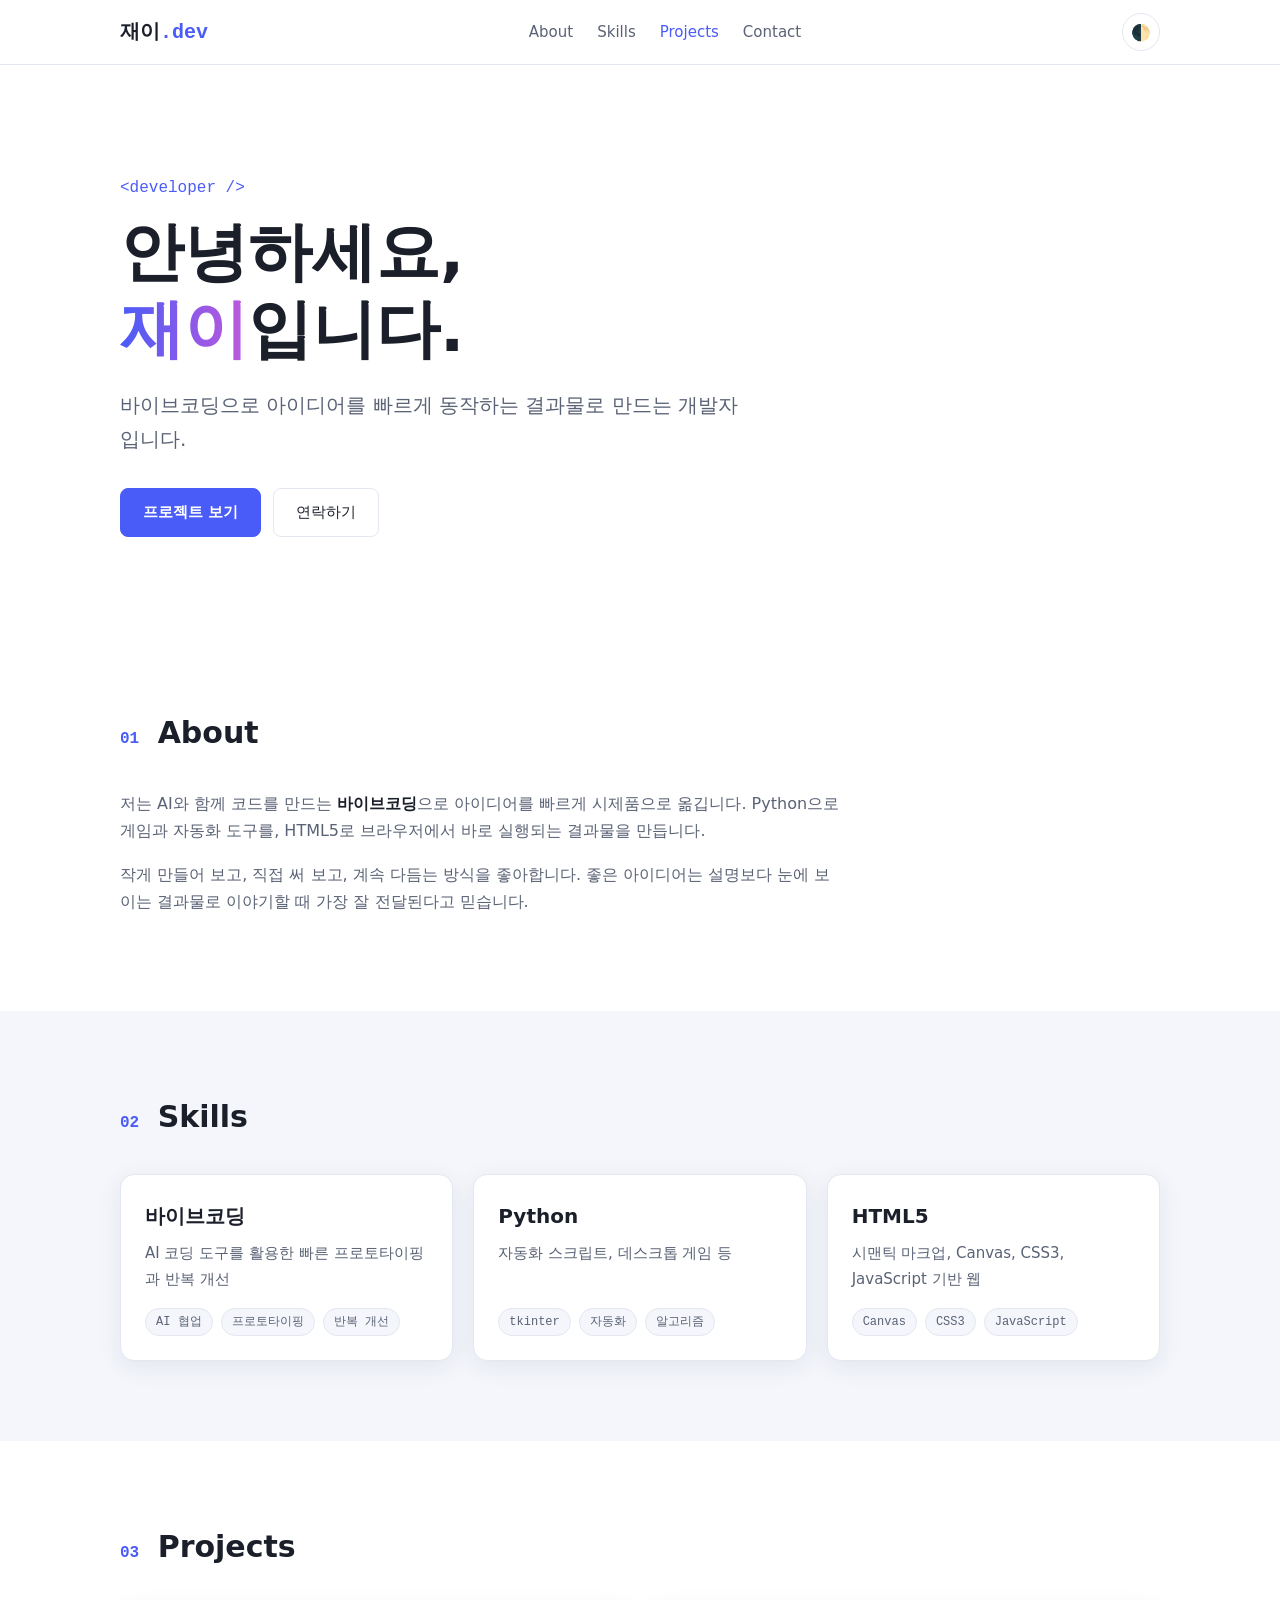
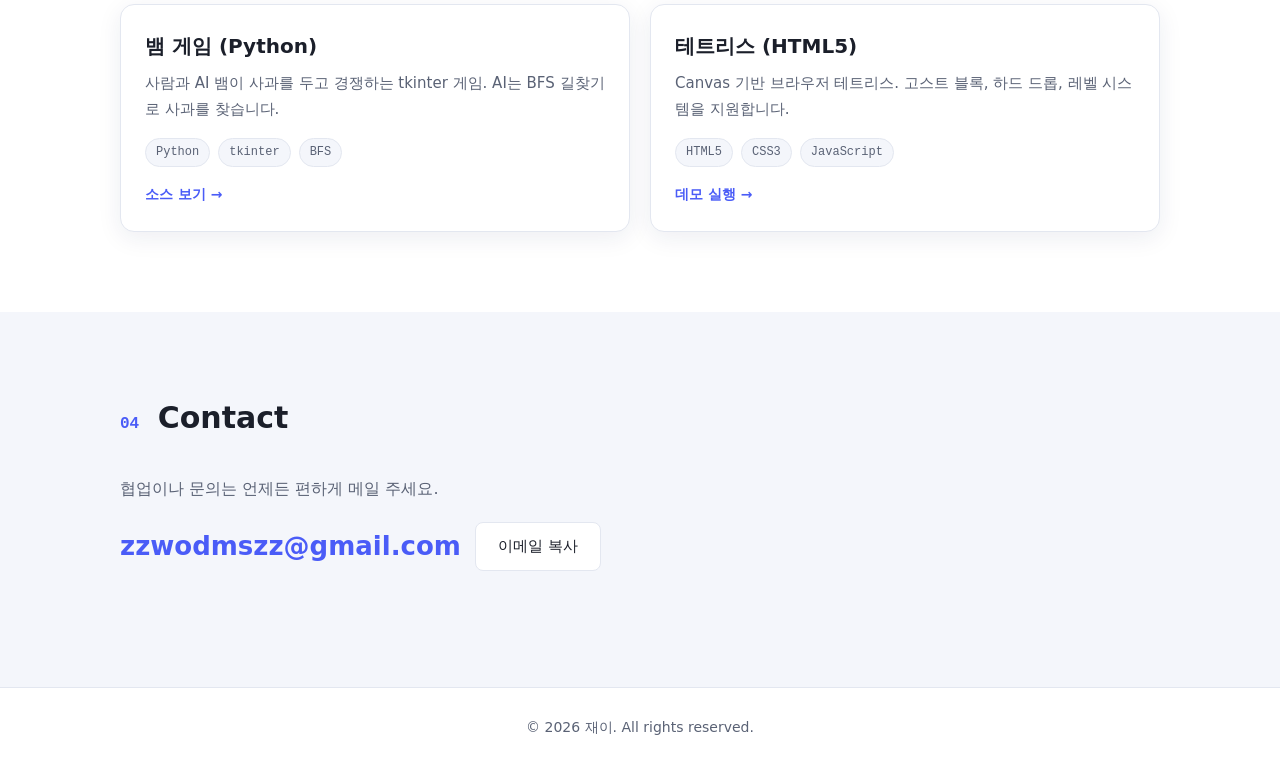
<file: DemoPort/index.html>
<!DOCTYPE html>
<html lang="ko">
<head>
<meta charset="UTF-8">
<meta name="viewport" content="width=device-width, initial-scale=1">
<title>재이 | 개발자 프로필</title>
<meta name="description" content="바이브코딩, Python, HTML5로 아이디어를 빠르게 동작하는 결과물로 만드는 개발자 재이의 프로필 사이트입니다.">
<meta property="og:type" content="website">
<meta property="og:title" content="재이 | 개발자 프로필">
<meta property="og:description" content="바이브코딩, Python, HTML5로 아이디어를 빠르게 동작하는 결과물로 만드는 개발자 재이.">
<meta property="og:locale" content="ko_KR">
<link rel="stylesheet" href="css/style.css">
<script>
  // 깜빡임 방지: 저장된 테마를 렌더링 전에 적용
  try {
    const saved = localStorage.getItem("theme");
    if (saved) document.documentElement.dataset.theme = saved;
  } catch (e) {}
</script>
</head>
<body>
<a class="skip" href="#main">본문 바로가기</a>

<header class="header">
  <div class="container nav">
    <a class="logo" href="#top">재이<span>.dev</span></a>
    <nav aria-label="주요 메뉴">
      <ul class="menu">
        <li><a href="#about">About</a></li>
        <li><a href="#skills">Skills</a></li>
        <li><a href="#projects">Projects</a></li>
        <li><a href="#contact">Contact</a></li>
      </ul>
    </nav>
    <button class="theme-btn" id="themeBtn" type="button" aria-label="테마 전환">
      <span aria-hidden="true">🌓</span>
    </button>
  </div>
</header>

<main id="main">
  <section class="hero" id="top">
    <div class="container hero-inner reveal">
      <p class="tag">&lt;developer /&gt;</p>
      <h1>안녕하세요,<br><em>재이</em>입니다.</h1>
      <p class="lead">바이브코딩으로 아이디어를 빠르게 동작하는 결과물로 만드는 개발자입니다.</p>
      <div class="actions">
        <a class="btn primary" href="#projects">프로젝트 보기</a>
        <a class="btn" href="#contact">연락하기</a>
      </div>
    </div>
  </section>

  <section class="section" id="about">
    <div class="container reveal">
      <h2 class="title"><span>01</span> About</h2>
      <div class="about">
        <p>
          저는 AI와 함께 코드를 만드는 <strong>바이브코딩</strong>으로 아이디어를 빠르게 시제품으로 옮깁니다.
          Python으로 게임과 자동화 도구를, HTML5로 브라우저에서 바로 실행되는 결과물을 만듭니다.
        </p>
        <p>
          작게 만들어 보고, 직접 써 보고, 계속 다듬는 방식을 좋아합니다.
          좋은 아이디어는 설명보다 눈에 보이는 결과물로 이야기할 때 가장 잘 전달된다고 믿습니다.
        </p>
      </div>
    </div>
  </section>

  <section class="section alt" id="skills">
    <div class="container reveal">
      <h2 class="title"><span>02</span> Skills</h2>
      <div class="grid skills">
        <article class="card">
          <h3>바이브코딩</h3>
          <p>AI 코딩 도구를 활용한 빠른 프로토타이핑과 반복 개선</p>
          <ul class="chips"><li>AI 협업</li><li>프로토타이핑</li><li>반복 개선</li></ul>
        </article>
        <article class="card">
          <h3>Python</h3>
          <p>자동화 스크립트, 데스크톱 게임 등</p>
          <ul class="chips"><li>tkinter</li><li>자동화</li><li>알고리즘</li></ul>
        </article>
        <article class="card">
          <h3>HTML5</h3>
          <p>시맨틱 마크업, Canvas, CSS3, JavaScript 기반 웹</p>
          <ul class="chips"><li>Canvas</li><li>CSS3</li><li>JavaScript</li></ul>
        </article>
      </div>
    </div>
  </section>

  <section class="section" id="projects">
    <div class="container reveal">
      <h2 class="title"><span>03</span> Projects</h2>
      <div class="grid" id="projectGrid"></div>
    </div>
  </section>

  <section class="section alt" id="contact">
    <div class="container reveal">
      <h2 class="title"><span>04</span> Contact</h2>
      <p class="lead small">협업이나 문의는 언제든 편하게 메일 주세요.</p>
      <div class="mail-box">
        <a class="mail" id="mailLink" href="mailto:zzwodmszz@gmail.com">zzwodmszz@gmail.com</a>
        <button class="btn" id="copyBtn" type="button">이메일 복사</button>
      </div>
      <p class="toast" id="toast" role="status" aria-live="polite"></p>
    </div>
  </section>
</main>

<footer class="footer">
  <div class="container">© 2026 재이. All rights reserved.</div>
</footer>

<script src="js/main.js"></script>
</body>
</html>
</file>
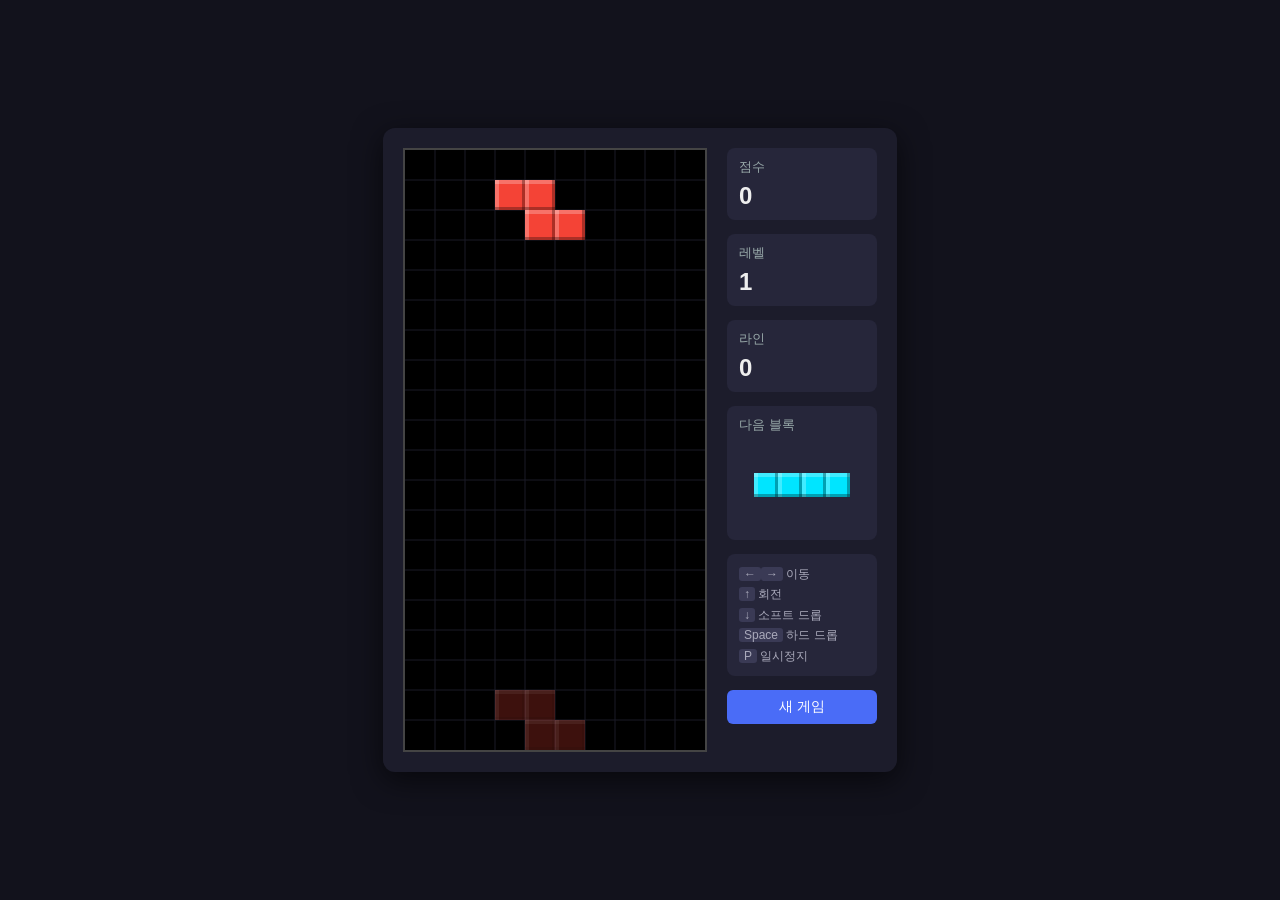
<file: Game01/tetris.html>
<!DOCTYPE html>
<html lang="ko">
<head>
<meta charset="UTF-8">
<meta name="viewport" content="width=device-width, initial-scale=1">
<title>테트리스</title>
<style>
  * { box-sizing: border-box; }
  body {
    margin: 0;
    min-height: 100vh;
    display: flex;
    align-items: center;
    justify-content: center;
    background: #12121c;
    color: #eee;
    font-family: "Malgun Gothic", Arial, sans-serif;
  }
  .game {
    display: flex;
    gap: 20px;
    padding: 20px;
    background: #1c1c2b;
    border-radius: 12px;
    box-shadow: 0 8px 30px rgba(0, 0, 0, 0.6);
  }
  .board-wrap { position: relative; }
  canvas { display: block; background: #000; border: 2px solid #444; }
  .overlay {
    position: absolute;
    inset: 0;
    display: none;
    flex-direction: column;
    align-items: center;
    justify-content: center;
    background: rgba(0, 0, 0, 0.7);
    text-align: center;
    font-size: 24px;
    font-weight: bold;
    line-height: 1.6;
  }
  .overlay.show { display: flex; }
  .overlay small { font-size: 14px; font-weight: normal; color: #bbb; }
  .side { width: 150px; display: flex; flex-direction: column; gap: 14px; }
  .panel {
    background: #26263a;
    border-radius: 8px;
    padding: 10px 12px;
  }
  .panel h2 { margin: 0 0 6px; font-size: 13px; color: #9aa; font-weight: normal; }
  .panel .value { font-size: 24px; font-weight: bold; }
  #next { background: transparent; border: none; margin: 0 auto; }
  .help { font-size: 12px; line-height: 1.7; color: #aab; }
  kbd {
    background: #3a3a55;
    border-radius: 3px;
    padding: 0 5px;
    font-family: inherit;
  }
  button {
    padding: 8px;
    border: 0;
    border-radius: 6px;
    background: #4a6cf7;
    color: #fff;
    font-size: 14px;
    cursor: pointer;
  }
  button:hover { background: #5b7bff; }
</style>
</head>
<body>
<div class="game">
  <div class="board-wrap">
    <canvas id="board" width="300" height="600"></canvas>
    <div class="overlay" id="overlay"></div>
  </div>
  <div class="side">
    <div class="panel"><h2>점수</h2><div class="value" id="score">0</div></div>
    <div class="panel"><h2>레벨</h2><div class="value" id="level">1</div></div>
    <div class="panel"><h2>라인</h2><div class="value" id="lines">0</div></div>
    <div class="panel">
      <h2>다음 블록</h2>
      <canvas id="next" width="120" height="90"></canvas>
    </div>
    <div class="panel help">
      <kbd>←</kbd><kbd>→</kbd> 이동<br>
      <kbd>↑</kbd> 회전<br>
      <kbd>↓</kbd> 소프트 드롭<br>
      <kbd>Space</kbd> 하드 드롭<br>
      <kbd>P</kbd> 일시정지
    </div>
    <button id="restart">새 게임</button>
  </div>
</div>

<script>
(() => {
  const COLS = 10, ROWS = 20, SIZE = 30;
  const canvas = document.getElementById("board");
  const ctx = canvas.getContext("2d");
  const nextCanvas = document.getElementById("next");
  const nctx = nextCanvas.getContext("2d");
  const overlay = document.getElementById("overlay");

  const SHAPES = {
    I: [[0,0,0,0],[1,1,1,1],[0,0,0,0],[0,0,0,0]],
    O: [[1,1],[1,1]],
    T: [[0,1,0],[1,1,1],[0,0,0]],
    S: [[0,1,1],[1,1,0],[0,0,0]],
    Z: [[1,1,0],[0,1,1],[0,0,0]],
    J: [[1,0,0],[1,1,1],[0,0,0]],
    L: [[0,0,1],[1,1,1],[0,0,0]],
  };
  const COLORS = {
    I: "#00e5ff", O: "#ffd600", T: "#c158dc", S: "#4caf50",
    Z: "#f44336", J: "#3f6bff", L: "#ff9800",
  };
  const LINE_SCORE = [0, 100, 300, 500, 800];

  let grid, piece, nextType, bag;
  let score, lines, level, dropInterval, lastTime, dropCounter;
  let state; // "playing" | "paused" | "over"

  const newGrid = () => Array.from({ length: ROWS }, () => Array(COLS).fill(null));

  function nextFromBag() {
    if (!bag.length) {
      bag = Object.keys(SHAPES);
      for (let i = bag.length - 1; i > 0; i--) {
        const j = Math.floor(Math.random() * (i + 1));
        [bag[i], bag[j]] = [bag[j], bag[i]];
      }
    }
    return bag.pop();
  }

  function makePiece(type) {
    const shape = SHAPES[type].map(r => r.slice());
    return { type, shape, x: Math.floor((COLS - shape[0].length) / 2), y: 0 };
  }

  function collides(shape, px, py) {
    for (let y = 0; y < shape.length; y++) {
      for (let x = 0; x < shape[y].length; x++) {
        if (!shape[y][x]) continue;
        const nx = px + x, ny = py + y;
        if (nx < 0 || nx >= COLS || ny >= ROWS) return true;
        if (ny >= 0 && grid[ny][nx]) return true;
      }
    }
    return false;
  }

  function rotate(shape) {
    const n = shape.length;
    return shape.map((row, y) => row.map((_, x) => shape[n - 1 - x][y]));
  }

  function spawn() {
    piece = makePiece(nextType);
    nextType = nextFromBag();
    // 블록이 위쪽 줄에서 시작할 수 있도록 I 블록 보정
    if (piece.type === "I") piece.y = -1;
    if (collides(piece.shape, piece.x, piece.y)) gameOver();
  }

  function lock() {
    piece.shape.forEach((row, y) => row.forEach((v, x) => {
      if (v && piece.y + y >= 0) grid[piece.y + y][piece.x + x] = piece.type;
    }));
    clearLines();
    spawn();
  }

  function clearLines() {
    let cleared = 0;
    for (let y = ROWS - 1; y >= 0; y--) {
      if (grid[y].every(c => c)) {
        grid.splice(y, 1);
        grid.unshift(Array(COLS).fill(null));
        cleared++;
        y++;
      }
    }
    if (!cleared) return;
    score += LINE_SCORE[cleared] * level;
    lines += cleared;
    level = Math.floor(lines / 10) + 1;
    dropInterval = Math.max(80, 800 - (level - 1) * 70);
    updateStats();
  }

  function move(dx) {
    if (!collides(piece.shape, piece.x + dx, piece.y)) piece.x += dx;
  }

  function softDrop() {
    if (!collides(piece.shape, piece.x, piece.y + 1)) {
      piece.y++;
      score += 1;
      updateStats();
    } else {
      lock();
    }
    dropCounter = 0;
  }

  function hardDrop() {
    let dist = 0;
    while (!collides(piece.shape, piece.x, piece.y + 1)) { piece.y++; dist++; }
    score += dist * 2;
    updateStats();
    lock();
    dropCounter = 0;
  }

  function tryRotate() {
    const rotated = rotate(piece.shape);
    // 벽 차기: 제자리, 좌우로 밀어서 회전 시도
    for (const kick of [0, -1, 1, -2, 2]) {
      if (!collides(rotated, piece.x + kick, piece.y)) {
        piece.shape = rotated;
        piece.x += kick;
        return;
      }
    }
  }

  function ghostY() {
    let gy = piece.y;
    while (!collides(piece.shape, piece.x, gy + 1)) gy++;
    return gy;
  }

  function drawBlock(c, x, y, color, size, alpha = 1) {
    c.globalAlpha = alpha;
    c.fillStyle = color;
    c.fillRect(x * size, y * size, size, size);
    c.fillStyle = "rgba(255,255,255,0.25)";
    c.fillRect(x * size, y * size, size, 4);
    c.fillRect(x * size, y * size, 4, size);
    c.fillStyle = "rgba(0,0,0,0.3)";
    c.fillRect(x * size, y * size + size - 3, size, 3);
    c.fillRect(x * size + size - 3, y * size, 3, size);
    c.globalAlpha = 1;
  }

  function draw() {
    ctx.clearRect(0, 0, canvas.width, canvas.height);

    ctx.strokeStyle = "#1a1a26";
    ctx.lineWidth = 1;
    for (let x = 1; x < COLS; x++) {
      ctx.beginPath(); ctx.moveTo(x * SIZE, 0); ctx.lineTo(x * SIZE, canvas.height); ctx.stroke();
    }
    for (let y = 1; y < ROWS; y++) {
      ctx.beginPath(); ctx.moveTo(0, y * SIZE); ctx.lineTo(canvas.width, y * SIZE); ctx.stroke();
    }

    grid.forEach((row, y) => row.forEach((t, x) => {
      if (t) drawBlock(ctx, x, y, COLORS[t], SIZE);
    }));

    if (piece && state !== "over") {
      const gy = ghostY();
      piece.shape.forEach((row, y) => row.forEach((v, x) => {
        if (v && gy + y >= 0) drawBlock(ctx, piece.x + x, gy + y, COLORS[piece.type], SIZE, 0.25);
      }));
      piece.shape.forEach((row, y) => row.forEach((v, x) => {
        if (v && piece.y + y >= 0) drawBlock(ctx, piece.x + x, piece.y + y, COLORS[piece.type], SIZE);
      }));
    }

    drawNext();
  }

  function drawNext() {
    nctx.clearRect(0, 0, nextCanvas.width, nextCanvas.height);
    const shape = SHAPES[nextType];
    // 실제 채워진 영역만 계산해서 가운데 정렬
    const cells = [];
    shape.forEach((row, y) => row.forEach((v, x) => v && cells.push([x, y])));
    const minX = Math.min(...cells.map(c => c[0])), maxX = Math.max(...cells.map(c => c[0]));
    const minY = Math.min(...cells.map(c => c[1])), maxY = Math.max(...cells.map(c => c[1]));
    const s = 24;
    const offX = (nextCanvas.width / s - (maxX - minX + 1)) / 2 - minX;
    const offY = (nextCanvas.height / s - (maxY - minY + 1)) / 2 - minY;
    cells.forEach(([x, y]) => drawBlock(nctx, x + offX, y + offY, COLORS[nextType], s));
  }

  function updateStats() {
    document.getElementById("score").textContent = score;
    document.getElementById("level").textContent = level;
    document.getElementById("lines").textContent = lines;
  }

  function showOverlay(html) {
    overlay.innerHTML = html;
    overlay.classList.add("show");
  }
  function hideOverlay() { overlay.classList.remove("show"); }

  function gameOver() {
    state = "over";
    showOverlay(`게임 오버<br>점수: ${score}<br><small>R 키 또는 새 게임 버튼</small>`);
  }

  function togglePause() {
    if (state === "playing") {
      state = "paused";
      showOverlay("일시정지<br><small>P 키로 계속</small>");
    } else if (state === "paused") {
      state = "playing";
      hideOverlay();
    }
  }

  function start() {
    grid = newGrid();
    bag = [];
    score = 0; lines = 0; level = 1;
    dropInterval = 800;
    dropCounter = 0;
    nextType = nextFromBag();
    state = "playing";
    hideOverlay();
    updateStats();
    spawn();
    draw();
  }

  function loop(time = 0) {
    const delta = time - lastTime;
    lastTime = time;
    if (state === "playing") {
      dropCounter += delta;
      if (dropCounter >= dropInterval) {
        if (!collides(piece.shape, piece.x, piece.y + 1)) piece.y++;
        else lock();
        dropCounter = 0;
      }
    }
    draw();
    requestAnimationFrame(loop);
  }

  document.addEventListener("keydown", e => {
    const key = e.key;
    if (key === "r" || key === "R") { start(); return; }
    if (key === "p" || key === "P") { togglePause(); return; }
    if (state !== "playing") return;
    switch (key) {
      case "ArrowLeft": move(-1); break;
      case "ArrowRight": move(1); break;
      case "ArrowDown": softDrop(); break;
      case "ArrowUp": tryRotate(); break;
      case " ": hardDrop(); break;
      default: return;
    }
    e.preventDefault();
  });

  document.getElementById("restart").addEventListener("click", e => {
    start();
    e.target.blur();
  });

  lastTime = 0;
  start();
  requestAnimationFrame(loop);
})();
</script>
</body>
</html>
</file>
<file: DemoPort/css/style.css>
:root {
  --bg: #ffffff;
  --bg-alt: #f4f6fb;
  --card: #ffffff;
  --text: #1b1f2a;
  --muted: #5a6275;
  --line: #e3e7f0;
  --accent: #4a5cf7;
  --accent-text: #ffffff;
  --shadow: 0 6px 24px rgba(30, 40, 90, 0.08);
  --mono: "Consolas", "D2Coding", "Courier New", monospace;
}

@media (prefers-color-scheme: dark) {
  :root:not([data-theme="light"]) {
    --bg: #0f1117;
    --bg-alt: #151824;
    --card: #1a1e2d;
    --text: #e8eaf2;
    --muted: #9aa3b8;
    --line: #2a3045;
    --accent: #7b8cff;
    --accent-text: #0f1117;
    --shadow: 0 6px 24px rgba(0, 0, 0, 0.4);
  }
}

:root[data-theme="dark"] {
  --bg: #0f1117;
  --bg-alt: #151824;
  --card: #1a1e2d;
  --text: #e8eaf2;
  --muted: #9aa3b8;
  --line: #2a3045;
  --accent: #7b8cff;
  --accent-text: #0f1117;
  --shadow: 0 6px 24px rgba(0, 0, 0, 0.4);
}

* { box-sizing: border-box; }

html { scroll-behavior: smooth; scroll-padding-top: 72px; }

body {
  margin: 0;
  background: var(--bg);
  color: var(--text);
  font-family: "Pretendard", "Malgun Gothic", "Apple SD Gothic Neo", system-ui, sans-serif;
  line-height: 1.7;
  transition: background 0.3s, color 0.3s;
}

a { color: inherit; text-decoration: none; }
ul { list-style: none; margin: 0; padding: 0; }

:focus-visible { outline: 3px solid var(--accent); outline-offset: 3px; border-radius: 4px; }

.container { width: min(1040px, 100% - 40px); margin-inline: auto; }

.skip {
  position: absolute;
  left: 12px;
  top: -60px;
  background: var(--accent);
  color: var(--accent-text);
  padding: 8px 14px;
  border-radius: 6px;
  z-index: 100;
}
.skip:focus { top: 12px; }

/* 내비게이션 */
.header {
  position: sticky;
  top: 0;
  z-index: 50;
  background: color-mix(in srgb, var(--bg) 88%, transparent);
  backdrop-filter: blur(10px);
  border-bottom: 1px solid var(--line);
}
.nav { display: flex; align-items: center; justify-content: space-between; height: 64px; gap: 16px; }
.logo { font-weight: 800; font-size: 20px; }
.logo span { color: var(--accent); font-family: var(--mono); font-weight: 600; }
.menu { display: flex; gap: 24px; }
.menu a { color: var(--muted); font-size: 15px; transition: color 0.2s; }
.menu a:hover, .menu a.active { color: var(--accent); }
.theme-btn {
  border: 1px solid var(--line);
  background: var(--card);
  color: var(--text);
  width: 38px;
  height: 38px;
  border-radius: 50%;
  cursor: pointer;
  font-size: 16px;
}
.theme-btn:hover { border-color: var(--accent); }

/* Hero */
.hero { padding: 110px 0 90px; }
.tag { font-family: var(--mono); color: var(--accent); margin: 0 0 12px; }
.hero h1 { font-size: clamp(36px, 7vw, 64px); line-height: 1.2; margin: 0 0 20px; }
.hero h1 em {
  font-style: normal;
  background: linear-gradient(90deg, var(--accent), #c158dc);
  -webkit-background-clip: text;
  background-clip: text;
  color: transparent;
}
.lead { font-size: clamp(16px, 2.4vw, 20px); color: var(--muted); max-width: 620px; margin: 0 0 32px; }
.lead.small { font-size: 16px; margin-bottom: 20px; }
.actions { display: flex; flex-wrap: wrap; gap: 12px; }

.btn {
  display: inline-block;
  padding: 11px 22px;
  border: 1px solid var(--line);
  border-radius: 8px;
  background: var(--card);
  color: var(--text);
  font: inherit;
  font-size: 15px;
  cursor: pointer;
  transition: transform 0.15s, border-color 0.2s, background 0.2s;
}
.btn:hover { transform: translateY(-2px); border-color: var(--accent); }
.btn.primary { background: var(--accent); color: var(--accent-text); border-color: var(--accent); font-weight: 600; }

/* 섹션 */
.section { padding: 80px 0; }
.section.alt { background: var(--bg-alt); }
.title { font-size: 30px; margin: 0 0 32px; }
.title span { font-family: var(--mono); font-size: 16px; color: var(--accent); margin-right: 8px; }

.about { max-width: 720px; }
.about p { margin: 0 0 16px; color: var(--muted); }
.about strong { color: var(--text); }

.grid { display: grid; grid-template-columns: repeat(auto-fit, minmax(280px, 1fr)); gap: 20px; }
.card {
  background: var(--card);
  border: 1px solid var(--line);
  border-radius: 14px;
  padding: 24px;
  box-shadow: var(--shadow);
  display: flex;
  flex-direction: column;
  transition: transform 0.2s, border-color 0.2s;
}
.card:hover { transform: translateY(-4px); border-color: var(--accent); }
.card h3 { margin: 0 0 8px; font-size: 20px; }
.card p { margin: 0 0 16px; color: var(--muted); font-size: 15px; }
.chips { display: flex; flex-wrap: wrap; gap: 8px; margin-top: auto; }
.chips li {
  font-family: var(--mono);
  font-size: 12px;
  padding: 3px 10px;
  border-radius: 999px;
  background: var(--bg-alt);
  border: 1px solid var(--line);
  color: var(--muted);
}
.card-links { display: flex; gap: 14px; margin-top: 16px; font-size: 14px; }
.card-links a { color: var(--accent); font-weight: 600; }
.card-links a:hover { text-decoration: underline; }

/* 연락처 */
.mail-box { display: flex; flex-wrap: wrap; align-items: center; gap: 14px; }
.mail { font-size: clamp(18px, 4vw, 26px); font-weight: 700; color: var(--accent); word-break: break-all; }
.mail:hover { text-decoration: underline; }
.toast { min-height: 24px; margin: 12px 0 0; color: var(--muted); font-size: 14px; }

.footer { padding: 28px 0; border-top: 1px solid var(--line); color: var(--muted); font-size: 14px; text-align: center; }

/* 스크롤 등장 애니메이션 */
.js .reveal { opacity: 0; transform: translateY(24px); transition: opacity 0.7s, transform 0.7s; }
.js .reveal.visible { opacity: 1; transform: none; }

@media (prefers-reduced-motion: reduce) {
  html { scroll-behavior: auto; }
  .js .reveal { opacity: 1; transform: none; transition: none; }
  * { transition: none !important; }
}

/* 모바일 */
@media (max-width: 640px) {
  .menu { gap: 14px; }
  .menu a { font-size: 13px; }
  .hero { padding: 70px 0 60px; }
  .section { padding: 56px 0; }
}
@media (max-width: 420px) {
  .logo span { display: none; }
}
</file>
